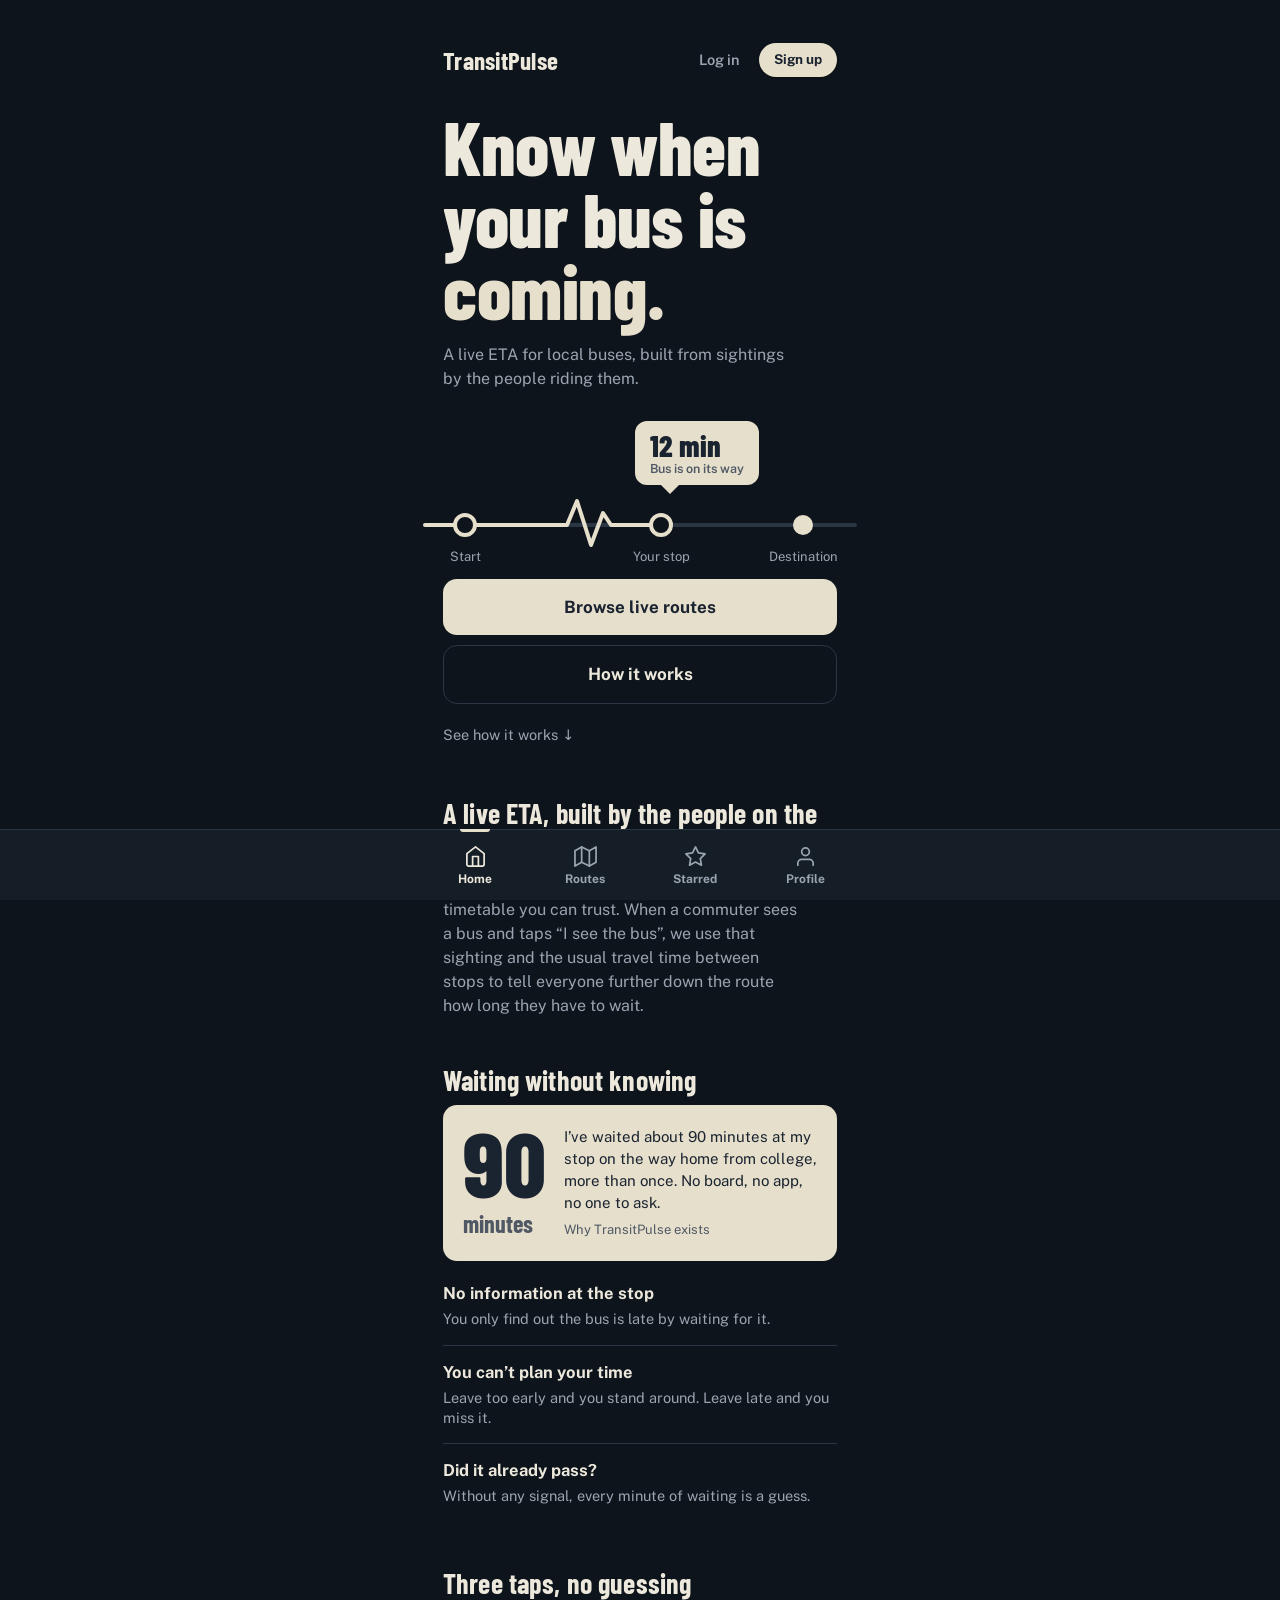
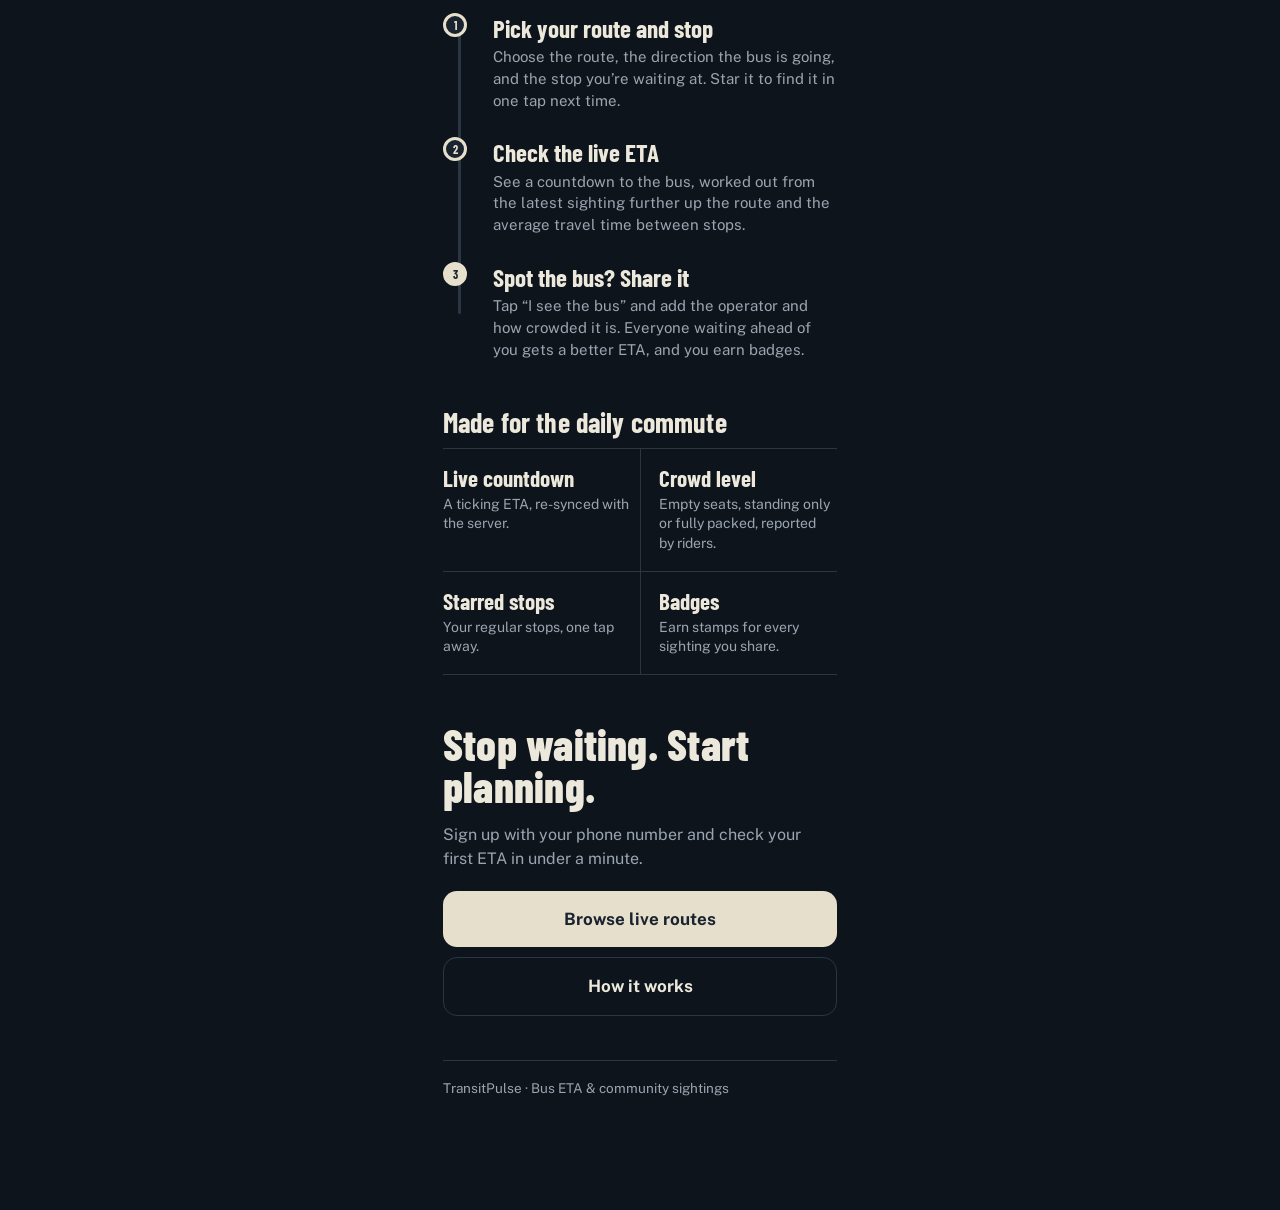
<file: frontend/index.html>
<!DOCTYPE html>
<html lang="en">
<head>
  <meta charset="UTF-8">
  <link rel="preload" href="fonts/barlow-condensed-latin-700-normal.woff2" as="font" type="font/woff2" crossorigin>
  <link rel="preload" href="fonts/barlow-condensed-latin-800-normal.woff2" as="font" type="font/woff2" crossorigin>
  <link rel="preload" href="fonts/public-sans-latin-400-normal.woff2" as="font" type="font/woff2" crossorigin>
  <link rel="preload" href="fonts/public-sans-latin-600-normal.woff2" as="font" type="font/woff2" crossorigin>
  <script src="https://browser.sentry-cdn.com/8.38.0/bundle.min.js" crossorigin="anonymous" defer></script>
  <script>
    window.addEventListener('DOMContentLoaded', function () {
      if (window.Sentry) {
        Sentry.init({
          dsn: "https://5900da1832d4c247e5f044781ce4d36b@o4512355430432768.ingest.us.sentry.io/4512355513794560",
          tracesSampleRate: 0.1
        });
      }
    });
  </script>
  <meta name="viewport" content="width=device-width, initial-scale=1.0, viewport-fit=cover">
  <meta name="theme-color" content="#0e141b">
  <link rel="icon" type="image/svg+xml" href="icons/icon.svg">
  <link rel="icon" type="image/png" sizes="32x32" href="icons/favicon-32.png">
  <link rel="apple-touch-icon" href="icons/apple-touch-icon.png">
  <title>TransitPulse — Your Bus, Your Time</title>
  <meta name="description" content="TransitPulse shows live bus ETAs powered by commuters sharing sightings, so you never wait at a stop in the dark again.">
  <link rel="stylesheet" href="style.css">
    <link rel="manifest" href="/manifest.webmanifest">
  <meta name="theme-color" content="#0e141b">
  <meta name="apple-mobile-web-app-capable" content="yes">
  <meta name="apple-mobile-web-app-status-bar-style" content="black-translucent">

  <script>
  if ('serviceWorker' in navigator) {
    window.addEventListener('load', () => {
      navigator.serviceWorker.register('/sw.js')
        .then((reg) => console.log('Service Worker registered:', reg.scope))
        .catch((err) => console.log('Service Worker registration failed:', err));
    });
  }
  </script>
</head>
<body class="page page-home">
  <main class="mobile-shell home-shell">
    <section class="home-hero" aria-labelledby="brand-title">
      <header class="top-bar">
        <span class="brand-mini">TransitPulse</span>
        <div class="top-bar-auth" id="top-bar-auth">
          <a class="top-bar-login-link js-login-link" href="register.html?mode=login">Log in</a>
          <a class="top-bar-signup-btn js-signup-link" href="register.html?mode=signup">Sign up</a>
        </div>
        <a class="top-bar-profile-link is-hidden js-profile-link" href="profile.html">
          <span class="top-avatar-dot js-user-initial">C</span>
          <span class="js-user-name">Profile</span>
        </a>
      </header>

      <h1 id="brand-title">Know when your bus is <em>coming.</em></h1>
      <p class="home-lead">A live ETA for local buses, built from sightings by the people riding them.</p>

      <div class="line-art" aria-hidden="true">
        <svg viewBox="0 0 430 150" preserveAspectRatio="xMidYMid meet">
          <path d="M0 104 H430" stroke="#2a3643" stroke-width="4" stroke-linecap="round" fill="none"/>
          <path d="M0 104 H128 L142 104 L152 80 L166 124 L178 92 L186 104 H236" fill="none" stroke="#e6dfcc" stroke-width="4" stroke-linecap="round" stroke-linejoin="round"/>
          <g fill="#0e141b" stroke="#e6dfcc" stroke-width="4"><circle cx="40" cy="104" r="10"/><circle cx="236" cy="104" r="10"/></g>
          <circle cx="378" cy="104" r="10" fill="#e6dfcc"/>
          <g font-family="Public Sans, sans-serif" font-size="13" fill="#9aa5b1" text-anchor="middle"><text x="40" y="140">Start</text><text x="236" y="140">Your stop</text><text x="378" y="140">Destination</text></g>
        </svg>
        <div class="eta-tag">12 min<small>Bus is on its way</small></div>
      </div>

      <div class="landing-actions" aria-label="Account actions">
        <button class="action-button action-button-primary js-primary-cta" type="button">Browse live routes</button>
        <a class="action-button action-button-secondary js-secondary-cta" href="#what-is">How it works</a>
      </div>
      <div class="landing-message" role="status" aria-live="polite"></div>

      <a class="scroll-hint" href="#what-is">See how it works ↓</a>
    </section>

    <section class="home-section" id="what-is">
      <h2>A live ETA, built by the people on the bus</h2>
      <p class="home-lead">
        Most local buses have no tracker and no timetable you can trust. When a commuter sees a bus and taps
        “I see the bus”, we use that sighting and the usual travel time between stops to tell everyone further
        down the route how long they have to wait.
      </p>
    </section>

    <section class="home-section" aria-labelledby="problem-title">
      <h2 id="problem-title">Waiting without knowing</h2>
      <article class="story-card">
        <div class="story-stat">
          <span class="story-number">90</span>
          <span class="story-unit">minutes</span>
        </div>
        <div class="story-body">
          <p>
            I’ve waited about 90 minutes at my stop on the way home from college, more than once.
            No board, no app, no one to ask.
          </p>
          <p class="story-tag">Why TransitPulse exists</p>
        </div>
      </article>
      <ul class="pain-list">
        <li><strong>No information at the stop</strong><p>You only find out the bus is late by waiting for it.</p></li>
        <li><strong>You can’t plan your time</strong><p>Leave too early and you stand around. Leave late and you miss it.</p></li>
        <li><strong>Did it already pass?</strong><p>Without any signal, every minute of waiting is a guess.</p></li>
      </ul>
    </section>

    <section class="home-section" aria-labelledby="how-title">
      <h2 id="how-title">Three taps, no guessing</h2>
      <ol class="steps">
        <li class="step">
          <span class="step-num">1</span>
          <div>
            <h3>Pick your route and stop</h3>
            <p>Choose the route, the direction the bus is going, and the stop you’re waiting at. Star it to find it in one tap next time.</p>
          </div>
        </li>
        <li class="step">
          <span class="step-num">2</span>
          <div>
            <h3>Check the live ETA</h3>
            <p>See a countdown to the bus, worked out from the latest sighting further up the route and the average travel time between stops.</p>
          </div>
        </li>
        <li class="step">
          <span class="step-num">3</span>
          <div>
            <h3>Spot the bus? Share it</h3>
            <p>Tap “I see the bus” and add the operator and how crowded it is. Everyone waiting ahead of you gets a better ETA, and you earn badges.</p>
          </div>
        </li>
      </ol>
    </section>

    <section class="home-section" aria-labelledby="feat-title">
      <h2 id="feat-title">Made for the daily commute</h2>
      <div class="feature-grid">
        <div class="feature"><strong>Live countdown</strong><p>A ticking ETA, re-synced with the server.</p></div>
        <div class="feature"><strong>Crowd level</strong><p>Empty seats, standing only or fully packed, reported by riders.</p></div>
        <div class="feature"><strong>Starred stops</strong><p>Your regular stops, one tap away.</p></div>
        <div class="feature"><strong>Badges</strong><p>Earn stamps for every sighting you share.</p></div>
      </div>
    </section>

    <section class="home-section home-cta" aria-labelledby="cta-title">
      <h2 id="cta-title">Stop waiting. Start planning.</h2>
      <p class="home-lead">Sign up with your phone number and check your first ETA in under a minute.</p>
      <div class="landing-actions" aria-label="Get started">
        <button class="action-button action-button-primary js-primary-cta" type="button">Browse live routes</button>
        <a class="action-button action-button-secondary js-secondary-cta" href="#what-is">How it works</a>
      </div>
      <div class="landing-message" role="status" aria-live="polite"></div>
    </section>

    <footer class="landing-footer">TransitPulse · Bus ETA &amp; community sightings</footer>
  </main>

  <script src="storage.js"></script>
  <script src="index.js"></script>
  <script src="nav.js"></script>
</body>
</html>
</file>
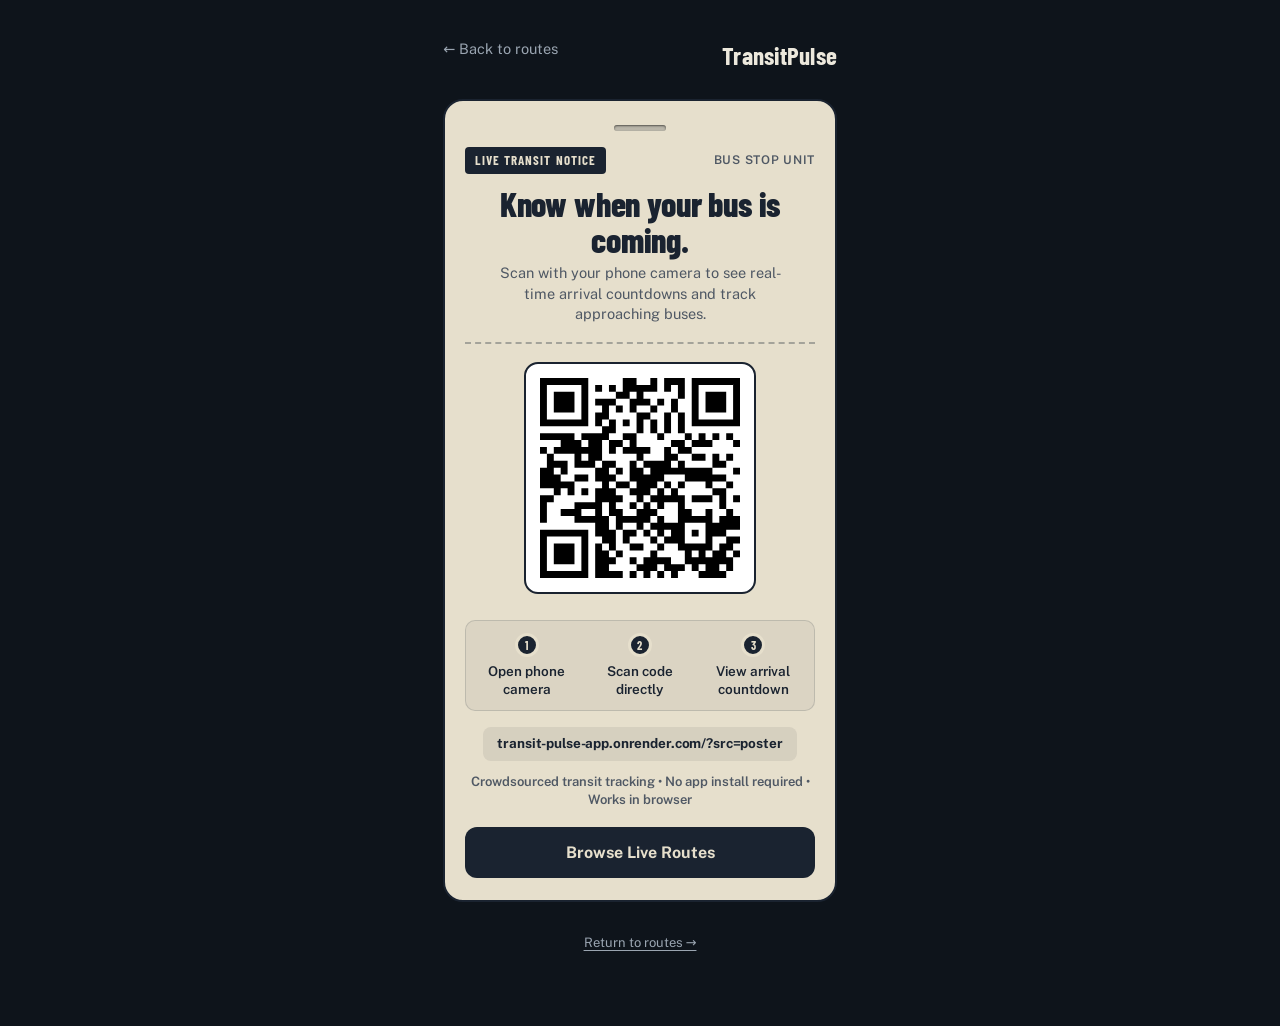
<file: frontend/poster.html>
<!DOCTYPE html>
<html lang="en">
<head>
  <meta charset="UTF-8">
  <link rel="preload" href="fonts/barlow-condensed-latin-700-normal.woff2" as="font" type="font/woff2" crossorigin>
  <link rel="preload" href="fonts/barlow-condensed-latin-800-normal.woff2" as="font" type="font/woff2" crossorigin>
  <link rel="preload" href="fonts/public-sans-latin-400-normal.woff2" as="font" type="font/woff2" crossorigin>
  <link rel="preload" href="fonts/public-sans-latin-600-normal.woff2" as="font" type="font/woff2" crossorigin>
  <script src="https://browser.sentry-cdn.com/8.38.0/bundle.min.js" crossorigin="anonymous" defer></script>
  <script>
    window.addEventListener('DOMContentLoaded', function () {
      if (window.Sentry) {
        Sentry.init({
          dsn: "https://5900da1832d4c247e5f044781ce4d36b@o4512355430432768.ingest.us.sentry.io/4512355513794560",
          tracesSampleRate: 0.1
        });
      }
    });
  </script>
  <meta name="viewport" content="width=device-width, initial-scale=1.0, viewport-fit=cover">
  <meta name="theme-color" content="#0e141b">
  <link rel="icon" type="image/svg+xml" href="icons/icon.svg">
  <link rel="icon" type="image/png" sizes="32x32" href="icons/favicon-32.png">
  <link rel="apple-touch-icon" href="icons/apple-touch-icon.png">
  <title>TransitPulse — Bus Stop Poster & QR</title>
  <link rel="stylesheet" href="style.css">
  <link rel="manifest" href="/manifest.webmanifest">
</head>
<body class="page page-poster">
  <main class="mobile-shell">
    <header class="top-bar">
      <a class="back-link" href="routes.html">← Back to routes</a>
      <span class="brand-mini">TransitPulse</span>
    </header>

    <section class="poster-card" aria-label="Printable Bus Stop Poster">
      <div class="pass-slot" aria-hidden="true"></div>
      <div class="poster-badge-row">
        <span class="poster-tag">Live Transit Notice</span>
        <span class="poster-station-id">Bus Stop Unit</span>
      </div>

      <h1 class="poster-title">Know when your bus is coming.</h1>
      <p class="poster-desc">Scan with your phone camera to see real-time arrival countdowns and track approaching buses.</p>

      <div class="poster-divider" aria-hidden="true"></div>

      <div class="poster-qr-frame" id="qr-frame">
        <img src="icons/poster-qr.svg" alt="Scan QR code for TransitPulse Bus ETA" width="200" height="200">
      </div>

      <div class="poster-steps">
        <div class="poster-step">
          <span class="step-num">1</span>
          <span class="step-label">Open phone camera</span>
        </div>
        <div class="poster-step">
          <span class="step-num">2</span>
          <span class="step-label">Scan code directly</span>
        </div>
        <div class="poster-step">
          <span class="step-num">3</span>
          <span class="step-label">View arrival countdown</span>
        </div>
      </div>

      <div class="poster-url-box">
        <span class="poster-url">transit-pulse-app.onrender.com/?src=poster</span>
      </div>

      <p class="poster-hint">Crowdsourced transit tracking • No app install required • Works in browser</p>

      <div class="poster-actions" id="admin-actions">
        <button type="button" class="wide-button wide-button-primary poster-print-btn" id="print-poster-btn">Print Bus Stop Poster</button>
      </div>

      <div class="poster-actions is-hidden" id="commuter-actions">
        <a class="wide-button wide-button-primary poster-print-btn" href="routes.html">Browse Live Routes</a>
      </div>
    </section>

    <div class="feedback-link-wrap">
      <a class="subtle-feedback-link" href="routes.html">Return to routes →</a>
    </div>
  </main>

  <script src="storage.js"></script>
  <script>
    (function () {
      var urlParams = new URLSearchParams(window.location.search);
      var isAdmin = urlParams.get("admin") === "1";
      var userName = (window.TransitPulseStorage && window.TransitPulseStorage.getUserName()) || "";
      if (userName && userName.toLowerCase().indexOf("vishal") !== -1) {
        isAdmin = true;
      }

      var adminActions = document.getElementById("admin-actions");
      var commuterActions = document.getElementById("commuter-actions");
      if (!isAdmin) {
        if (adminActions) adminActions.classList.add("is-hidden");
        if (commuterActions) commuterActions.classList.remove("is-hidden");
      }

      var printBtn = document.getElementById("print-poster-btn");
      if (printBtn) {
        printBtn.addEventListener("click", function () {
          window.print();
        });
      }
    })();
  </script>
</body>
</html>
</file>
<file: frontend/style.css>
@font-face { font-family: "Barlow Condensed"; font-weight: 600; font-display: block; src: url("fonts/barlow-condensed-latin-600-normal.woff2") format("woff2"); }
@font-face { font-family: "Barlow Condensed"; font-weight: 700; font-display: block; src: url("fonts/barlow-condensed-latin-700-normal.woff2") format("woff2"); }
@font-face { font-family: "Barlow Condensed"; font-weight: 800; font-display: block; src: url("fonts/barlow-condensed-latin-800-normal.woff2") format("woff2"); }
@font-face { font-family: "Public Sans"; font-weight: 400; font-display: block; src: url("fonts/public-sans-latin-400-normal.woff2") format("woff2"); }
@font-face { font-family: "Public Sans"; font-weight: 600; font-display: block; src: url("fonts/public-sans-latin-600-normal.woff2") format("woff2"); }
@font-face { font-family: "Public Sans"; font-weight: 700; font-display: block; src: url("fonts/public-sans-latin-700-normal.woff2") format("woff2"); }
:root {
  --slate: #0e141b;       
  --slate-2: #151d26;     
  --rule: #2a3643;        
  --text: #ece8dc;
  --muted: #9aa5b1;
  --paper: #e6dfcc;       
  --paper-2: #d8cfb6;
  --ink: #1a2330;         
  --ink-soft: #4f5864;
  --stamp: #2a45c4;       
  --stamp-lit: #8da0ff;   
  --ok: #86b894;
  --mid: #e2ad4b;
  --bad: #e0826a;
  --display: "Barlow Condensed", "Arial Narrow", "Roboto Condensed", sans-serif;
  --body: "Public Sans", "Segoe UI", system-ui, -apple-system, sans-serif;
  --ease: 150ms ease;
}
*, *::before, *::after { box-sizing: border-box; }
* { margin: 0; padding: 0; }
html { background: var(--slate); color-scheme: dark; -webkit-text-size-adjust: 100%; }
body {
  min-height: 100vh;
  font-family: var(--body);
  font-size: 16px;
  line-height: 1.45;
  color: var(--text);
  background: var(--slate);
  -webkit-font-smoothing: antialiased;
  -webkit-tap-highlight-color: transparent;
}
a { color: inherit; text-decoration: none; }
button { font: inherit; color: inherit; background: none; border: 0; cursor: pointer; }
button:disabled { cursor: default; }
input { font: inherit; color: inherit; }
ul, ol { list-style: none; }
img, svg { display: block; max-width: 100%; }
:focus-visible { outline: 2px solid var(--paper); outline-offset: 3px; border-radius: 6px; }
.is-hidden { display: none !important; }
.mobile-shell {
  width: 100%;
  max-width: 430px;
  margin: 0 auto;
  padding: max(18px, calc(env(safe-area-inset-top, 0px) + 12px)) 18px 56px;
}
body.has-bottom-nav .mobile-shell { padding-bottom: calc(112px + env(safe-area-inset-bottom, 0px)); }
h1, h2, h3 { font-family: var(--display); }
h1 { font-weight: 800; line-height: .95; letter-spacing: -.005em; }
h2 { font-weight: 700; font-size: 28px; line-height: 1.05; letter-spacing: .005em; }
h3 { font-weight: 700; }
.eyebrow { color: var(--muted); font-size: 14px; }
.top-bar { display: flex; align-items: center; justify-content: space-between; min-height: 40px; margin-bottom: 18px; }
.brand-mini { font-family: var(--display); font-weight: 700; font-size: 25px; letter-spacing: .01em; color: var(--text); }
.brand-mini span { color: inherit; }
.ghost-button, .top-bar-profile-link {
  display: inline-flex; align-items: center; gap: 8px;
  color: var(--muted); font-size: 14px; padding: 8px 2px;
  transition: color var(--ease);
}
.ghost-button:hover, .top-bar-profile-link:hover { color: var(--text); }
.top-bar-auth {
  display: inline-flex;
  align-items: center;
  gap: 10px;
}
.top-bar-login-link {
  color: var(--muted);
  font-size: 14.5px;
  font-weight: 600;
  padding: 7px 10px;
  border-radius: 8px;
  transition: color var(--ease), background var(--ease);
}
.top-bar-login-link:hover {
  color: var(--text);
  background: rgba(230, 223, 204, 0.08);
}
.top-bar-signup-btn {
  display: inline-flex;
  align-items: center;
  justify-content: center;
  background: var(--paper);
  color: var(--ink);
  font-family: var(--body);
  font-size: 13.5px;
  font-weight: 700;
  padding: 7px 15px;
  border-radius: 999px;
  transition: background var(--ease), transform var(--ease);
  box-shadow: 0 1px 3px rgba(0, 0, 0, 0.25);
}
.top-bar-signup-btn:hover {
  background: #efe9d8;
}
.top-bar-signup-btn:active {
  transform: translateY(1px);
}
.top-avatar-dot {
  width: 30px; height: 30px; border-radius: 50%;
  display: grid; place-items: center;
  background: var(--paper); color: var(--stamp);
  font-family: var(--display); font-weight: 800; font-size: 19px; line-height: 1;
}
.back-link {
  display: inline-block; margin-bottom: 14px; padding: 8px 0;
  color: var(--muted); font-size: 14.5px; transition: color var(--ease);
}
.back-link:hover { color: var(--text); }
.welcome-block { padding-top: 6px; }
.welcome-block h1 { font-size: 54px; overflow-wrap: anywhere; }
.welcome-block p { margin-top: 10px; color: var(--muted); font-size: 15.5px; }
.welcome-block .eyebrow { display: none; }
.route-heading-row { display: flex; align-items: baseline; justify-content: space-between; gap: 12px; margin: 34px 0 6px; }
.section-subtitle { color: var(--muted); font-size: 14px; }
.wide-button, .action-button, .link-button {
  display: block; width: 100%;
  padding: 16px; border-radius: 14px;
  font-weight: 700; font-size: 17px; text-align: center;
  transition: transform var(--ease), background var(--ease), border-color var(--ease), opacity var(--ease);
}
.wide-button:active, .action-button:active { transform: translateY(1px); }
.wide-button:disabled, .action-button:disabled { opacity: .6; }
.wide-button-primary, .action-button-primary { background: var(--paper); color: var(--ink); }
.wide-button-primary:hover:not(:disabled), .action-button-primary:hover:not(:disabled) { background: #efe9d8; }
.wide-button-secondary, .action-button-secondary { border: 1.5px solid var(--rule); color: var(--text); }
.wide-button-secondary:hover:not(:disabled), .action-button-secondary:hover:not(:disabled) { border-color: var(--muted); }
.link-button { margin-top: 20px; }
.text-button { color: var(--text); font-weight: 700; font-size: 15px; padding: 8px 0; white-space: nowrap; transition: opacity var(--ease); }
.text-button:hover { opacity: .75; }
.state-card { display: flex; gap: 14px; align-items: flex-start; padding: 20px 0; border-top: 1px solid var(--rule); border-bottom: 1px solid var(--rule); margin-top: 8px; }
.state-card strong { display: block; font-size: 16.5px; }
.state-card p { margin-top: 3px; color: var(--muted); font-size: 14.5px; }
.state-icon { flex: 0 0 auto; width: 34px; height: 34px; border-radius: 50%; border: 2px dashed var(--rule); display: grid; place-items: center; color: var(--muted); font-size: 16px; }
.loading-dot { flex: 0 0 auto; width: 14px; height: 14px; margin: 4px 10px 0 0; border-radius: 50%; border: 2px solid rgba(230, 223, 204, .3); border-top-color: var(--paper); animation: tpSpin .8s linear infinite; }
.message-box { margin-top: 14px; padding: 12px 14px; border-radius: 12px; font-size: 14.5px; line-height: 1.4; border: 1.5px solid var(--rule); color: var(--text); }
.message-error { border-color: var(--bad); color: #f1b4a5; }
.message-success { border-color: var(--ok); color: #b5d9c0; }
.message-warning { border-color: var(--mid); color: #efcf8e; }
.routes-list { border-top: 1px solid var(--rule); }
.route-card {
  display: grid; grid-template-columns: 44px 1fr 22px; gap: 14px; align-items: center;
  padding: 17px 2px; border-bottom: 1px solid var(--rule);
  transition: background var(--ease), padding var(--ease);
}
.route-card:hover { background: rgba(236, 232, 220, .05); padding-left: 8px; }
.route-card-icon {
  width: 44px; height: 44px; border-radius: 10px; border: 2px solid var(--stamp);
  display: grid; place-items: center;
  color: var(--stamp-lit); font-family: var(--display); font-weight: 800; font-size: 22px; line-height: 1;
}
.route-card-content { min-width: 0; }
.route-card-content h3 { font-size: 26px; line-height: 1.05; overflow-wrap: anywhere; }
.route-card-content p { margin-top: 6px; color: var(--muted); font-size: 14.5px; }
.route-card-arrow { color: var(--muted); font-size: 20px; transition: transform var(--ease), color var(--ease); }
.route-card:hover .route-card-arrow { transform: translateX(3px); color: var(--text); }
.starred-section { margin-top: 30px; }
.starred-section .route-heading-row { margin-top: 0; }
.starred-list { display: flex; flex-direction: column; gap: 12px; }
.starred-section .starred-list {
  flex-direction: row; overflow-x: auto; margin: 0 -18px; padding: 2px 18px 6px;
  scroll-snap-type: x mandatory; scroll-padding-left: 18px; scrollbar-width: none;
}
.starred-section .starred-list::-webkit-scrollbar { display: none; }
.fav-card {
  position: relative; flex: 0 0 auto; width: 100%;
  background: var(--paper); color: var(--ink); border-radius: 13px;
  scroll-snap-align: start;
  transition: transform var(--ease);
}
.starred-section .fav-card { width: 232px; }
.fav-card:hover { transform: translateY(-2px); }
.fav-card::before, .fav-card::after {
  content: ""; position: absolute; top: 50%; margin-top: -8px; width: 16px; height: 16px; border-radius: 50%; background: var(--slate);
}
.fav-card::before { left: -8px; }
.fav-card::after { right: -8px; }
.fav-card-link { display: block; padding: 16px 52px 16px 18px; }
.fav-card-link strong { display: block; font-family: var(--display); font-weight: 800; font-size: 27px; line-height: 1.02; overflow-wrap: anywhere; }
.fav-card-link small { display: block; margin-top: 7px; padding-top: 9px; border-top: 2px dashed rgba(26, 35, 48, .28); color: var(--ink-soft); font-size: 13.5px; line-height: 1.35; }
.fav-card .star-button { position: absolute; top: 8px; right: 10px; color: var(--stamp); }
.star-button {
  width: 40px; height: 40px; border-radius: 10px;
  display: grid; place-items: center;
  color: var(--muted); font-size: 22px; line-height: 1;
  transition: color var(--ease), background var(--ease), transform var(--ease);
}
.star-button:hover { background: rgba(236, 232, 220, .08); }
.star-button:active { transform: scale(.92); }
.star-button.is-starred { color: var(--mid); }
.fav-card .star-button:hover { background: rgba(26, 35, 48, .08); }
.route-header { display: flex; align-items: flex-start; justify-content: space-between; gap: 12px; padding-top: 4px; }
.route-header h1 { font-size: 46px; overflow-wrap: anywhere; }
.route-header p { margin-top: 10px; color: var(--muted); font-size: 15.5px; }
.route-header .eyebrow { display: none; }
.route-badge { display: none; }
.surface-card { margin-top: 22px; }
.section-label { font-size: 14.5px; font-weight: 600; color: var(--muted); margin-bottom: 10px; }
.direction-row { display: flex; gap: 8px; flex-wrap: wrap; }
.direction-button {
  flex: 1 1 0; min-width: 0; padding: 12px 10px; border-radius: 12px;
  border: 1.5px solid var(--rule); color: var(--text);
  font-weight: 700; font-size: 15px; text-align: center; line-height: 1.2;
  transition: border-color var(--ease), background var(--ease), color var(--ease), transform var(--ease);
}
.direction-button:hover { border-color: var(--muted); }
.direction-button:active { transform: translateY(1px); }
.direction-button.is-active { background: var(--paper); border-color: var(--paper); color: var(--ink); }
.direction-terminus-note { margin-top: 10px; font-size: 12.5px; line-height: 1.35; color: var(--muted); }
.stops-section { margin-top: 36px; }
.route-section-head { margin-bottom: 12px; }
.stops-list { position: relative; }
.stops-list::before {
  content: ""; position: absolute; left: 11px; top: 30px; bottom: 30px; width: 3px; border-radius: 2px; background: var(--rule);
}
.stop-card { position: relative; border-bottom: 1px solid var(--rule); }
.stop-card:last-child { border-bottom: 0; }
.stop-select-button {
  display: grid; grid-template-columns: 26px 1fr 20px; gap: 14px; align-items: center;
  width: 100%; padding: 15px 52px 15px 0; text-align: left;
  transition: background var(--ease);
}
.stop-indicator {
  position: relative; z-index: 1;
  width: 25px; height: 25px; border-radius: 50%;
  background: var(--slate); border: 3px solid var(--muted);
  transition: border-color var(--ease), background var(--ease);
}
.stop-text { min-width: 0; }
.stop-text strong { display: block; font-size: 17px; line-height: 1.25; font-weight: 700; overflow-wrap: anywhere; }
.stop-text small { display: block; margin-top: 2px; color: var(--muted); font-size: 14px; line-height: 1.35; }
.stop-chevron { color: var(--muted); font-size: 24px; line-height: 1; transition: transform var(--ease); }
.stop-select-button:hover .stop-text strong { text-decoration: underline; text-decoration-color: var(--rule); text-underline-offset: 3px; }
.stop-card > .star-button { position: absolute; top: 9px; right: 0; }
.stop-card.is-selected .stop-indicator { background: var(--paper); border-color: var(--paper); }
.stop-card.is-selected .stop-chevron { transform: rotate(90deg); color: var(--text); }
.stop-details { margin: 0 0 18px 40px; padding: 18px 18px 16px; background: var(--paper); color: var(--ink); border-radius: 14px; }
.stop-card > .star-button { z-index: 2; }
.eta-panel { display: flex; align-items: center; justify-content: space-between; gap: 12px; padding-bottom: 14px; border-bottom: 2px dashed rgba(26, 35, 48, .28); }
.eta-label { font-size: 13.5px; font-weight: 600; color: var(--ink-soft); }
.eta-value-wrap { display: flex; flex-direction: column; align-items: flex-end; gap: 4px; min-width: 0; }
.eta-value { font-family: var(--display); font-weight: 800; font-size: 46px; line-height: .95; color: var(--ink); font-variant-numeric: tabular-nums; text-align: right; }
.eta-value.has-clock { font-size: 34px; letter-spacing: -0.02em; }
.eta-value.is-ticking { color: var(--stamp); }
.eta-value.is-arriving { color: var(--stamp); animation: tpBlink 1.2s ease-in-out infinite; }
.eta-upcoming { font-size: 12.5px; font-weight: 600; color: var(--ink-soft); text-align: right; margin-top: 4px; letter-spacing: -0.01em; }
@keyframes tpBlink { 0%, 100% { opacity: 1; } 50% { opacity: .55; } }
.live-indicator { display: inline-flex; align-items: center; gap: 6px; font-size: 12.5px; font-weight: 700; color: var(--ink-soft); }
.live-dot { width: 8px; height: 8px; border-radius: 50%; background: var(--stamp); display: inline-block; }
.live-text { letter-spacing: .04em; }
.eta-meta { margin-top: 12px; font-size: 14px; line-height: 1.4; color: var(--ink-soft); }
.eta-meta-success { color: #1f6b3a; font-weight: 600; }
.eta-meta-warning { color: #8a5a00; font-weight: 600; }
.eta-meta-error { color: #a3361f; font-weight: 600; }
.stop-actions { display: grid; gap: 10px; margin-top: 16px; }
.stop-details .wide-button { padding: 14px; font-size: 16px; border-radius: 12px; }
.stop-details .wide-button-primary { background: var(--ink); color: var(--paper); }
.stop-details .wide-button-primary:hover:not(:disabled) { background: #26334a; }
.stop-details .wide-button-secondary { border-color: var(--ink); color: var(--ink); }
.stop-details .wide-button-secondary:hover:not(:disabled) { background: rgba(26, 35, 48, .08); border-color: var(--ink); }
.stop-details .wide-button.is-success { background: #1f6b3a; border-color: #1f6b3a; color: #fff; }
.stop-details .wide-button.is-warning { border-color: #8a5a00; color: #8a5a00; }
.stop-details .wide-button.is-cooldown:disabled { opacity: 1; background: rgba(26, 35, 48, .07); border-color: rgba(26, 35, 48, .3); color: var(--ink); font-variant-numeric: tabular-nums; }
#sighting-picker { padding-top: 14px; border-top: 2px dashed rgba(26, 35, 48, .28); }
#sighting-picker .section-label { color: var(--ink-soft); margin-bottom: 0; }
#sighting-picker > div:not(.section-label) { flex-wrap: wrap; }
#sighting-picker .direction-button { flex: 1 1 auto; min-width: max-content; padding: 12px 14px; color: var(--ink); border-color: rgba(26, 35, 48, .35); }
#sighting-picker .direction-button:hover { border-color: var(--ink); }
#sighting-picker .direction-button.is-active { background: var(--ink); border-color: var(--ink); color: var(--paper); }
.form-hero { padding-top: 4px; }
.form-hero h1 { font-size: 50px; }
.form-hero p { margin-top: 12px; color: var(--muted); font-size: 15.5px; max-width: 34ch; }
.form-hero .eyebrow, .mini-icon { display: none; }
.auth-tabs {
  display: flex;
  background: var(--slate-2);
  border: 1.5px solid var(--rule);
  border-radius: 14px;
  padding: 4px;
  margin-top: 22px;
  margin-bottom: 6px;
  gap: 4px;
}
.auth-tab {
  flex: 1 1 0;
  padding: 10px 14px;
  border-radius: 10px;
  font-weight: 700;
  font-size: 14.5px;
  text-align: center;
  color: var(--muted);
  transition: background var(--ease), color var(--ease);
}
.auth-tab:hover {
  color: var(--text);
}
.auth-tab.is-active {
  background: var(--paper);
  color: var(--ink);
}
.auth-switch-note {
  margin-top: 20px;
  text-align: center;
  font-size: 14px;
  color: var(--muted);
}
.auth-switch-link {
  color: var(--paper);
  font-weight: 700;
  text-decoration: underline;
  text-underline-offset: 3px;
  cursor: pointer;
  padding: 0 4px;
  background: none;
  border: 0;
}
.auth-switch-link:hover {
  color: #fff;
}
.form-group { margin-top: 22px; }
.form-group label { display: block; margin-bottom: 8px; font-size: 14.5px; font-weight: 600; }
.muted-label { color: var(--muted); font-weight: 400; }
.form-group input {
  display: block; width: 100%; padding: 15px 16px; border-radius: 12px;
  background: var(--slate-2); border: 1.5px solid var(--rule); color: var(--text);
  font-size: 18px; letter-spacing: .01em;
  transition: border-color var(--ease), background var(--ease);
}
.form-group input::placeholder { color: #6a7685; }
.form-group input:hover { border-color: var(--muted); }
.form-group input:focus { outline: none; border-color: var(--paper); background: #19232e; }
.field-hint { margin-top: 8px; color: var(--muted); font-size: 13.5px; }
#register-form .wide-button { margin-top: 26px; position: relative; }
.button-spinner { display: none; width: 18px; height: 18px; margin: 0 auto; border-radius: 50%; border: 2.5px solid rgba(26, 35, 48, .25); border-top-color: var(--ink); animation: tpSpin .8s linear infinite; }
@keyframes tpSpin { to { transform: rotate(360deg); } }
.wide-button.is-busy .button-label { display: none; }
.wide-button.is-busy .button-spinner { display: block; }
.returning-card { display: flex; align-items: center; justify-content: space-between; gap: 14px; margin-top: 32px; padding: 16px 0; border-top: 1px solid var(--rule); }
.returning-title { font-weight: 700; font-size: 15.5px; }
.returning-copy { margin-top: 2px; color: var(--muted); font-size: 14px; }
.commuter-qr-banner {
  margin: 14px 0 18px;
  padding: 16px 18px;
  background: var(--slate-2);
  border: 1.5px solid var(--rule);
  border-left: 4px solid var(--paper);
  border-radius: 14px;
  position: relative;
}
.commuter-qr-header {
  display: flex;
  align-items: center;
  justify-content: space-between;
  gap: 10px;
  margin-bottom: 6px;
}
.commuter-qr-pill {
  display: inline-block;
  font-size: 11px;
  font-weight: 800;
  letter-spacing: .05em;
  text-transform: uppercase;
  color: var(--ink);
  background: var(--paper);
  padding: 3px 8px;
  border-radius: 4px;
}
.commuter-qr-close {
  color: var(--muted);
  font-size: 20px;
  line-height: 1;
  padding: 2px 6px;
  border-radius: 4px;
  cursor: pointer;
}
.commuter-qr-close:hover {
  color: var(--text);
}
.commuter-qr-banner strong {
  display: block;
  font-size: 15.5px;
  font-weight: 700;
  color: var(--text);
  line-height: 1.3;
}
.commuter-qr-banner p {
  margin-top: 4px;
  font-size: 13.5px;
  color: var(--muted);
  line-height: 1.4;
}
.commuter-qr-actions {
  display: flex;
  align-items: center;
  gap: 10px;
  margin-top: 12px;
}
.commuter-qr-btn-primary {
  display: inline-flex;
  align-items: center;
  justify-content: center;
  background: var(--paper);
  color: var(--ink);
  font-weight: 700;
  font-size: 13.5px;
  padding: 8px 14px;
  border-radius: 8px;
  transition: background var(--ease);
}
.commuter-qr-btn-primary:hover {
  background: #efe9d8;
}
.commuter-qr-btn-subtle {
  font-size: 13px;
  color: var(--muted);
  font-weight: 600;
  padding: 6px 10px;
  cursor: pointer;
}
.commuter-qr-btn-subtle:hover {
  color: var(--text);
}
.bottom-nav {
  position: fixed; left: 0; right: 0; bottom: 0; z-index: 20;
  display: flex; justify-content: center;
  background: var(--slate-2); border-top: 1px solid var(--rule);
  padding: 6px 10px calc(8px + env(safe-area-inset-bottom, 0px));
}
.bottom-nav-item {
  position: relative; flex: 1; max-width: 110px;
  display: flex; flex-direction: column; align-items: center; gap: 3px;
  padding: 9px 0 4px; color: var(--muted); font-size: 12px; font-weight: 700;
  transition: color var(--ease);
}
.bottom-nav-item svg { width: 23px; height: 23px; fill: none; stroke: currentColor; stroke-width: 1.8; stroke-linecap: round; stroke-linejoin: round; }
.bottom-nav-item:hover { color: var(--text); }
.bottom-nav-item.is-active { color: var(--text); }
.bottom-nav-item.is-active::before { content: ""; position: absolute; top: -7px; left: 50%; width: 30px; height: 3px; margin-left: -15px; border-radius: 0 0 3px 3px; background: var(--paper); }
.home-hero { padding-top: 10px; }
.home-hero .brand-mini { margin-bottom: 0; }
.home-hero h1 { font-size: 76px; margin-top: 30px; }
.home-hero h1 em { font-style: normal; color: var(--paper); }
.home-lead { margin-top: 16px; color: var(--muted); font-size: 16px; line-height: 1.5; max-width: 36ch; }
.line-art { position: relative; margin: 30px -18px 8px; height: 150px; }
.line-art svg { width: 100%; height: 100%; overflow: visible; }
.line-art .eta-tag {
  position: absolute; left: calc(54.9% - 26px); top: 0;
  background: var(--paper); color: var(--ink); border-radius: 12px; padding: 9px 15px 10px;
  font-family: var(--display); font-weight: 800; font-size: 30px; line-height: 1; white-space: nowrap;
}
.line-art .eta-tag small { display: block; margin-top: 3px; font-family: var(--body); font-weight: 600; font-size: 12.5px; color: var(--ink-soft); }
.line-art .eta-tag::after { content: ""; position: absolute; left: 26px; bottom: -9px; border: 9px solid transparent; border-top-color: var(--paper); border-bottom: 0; }
.landing-actions { display: grid; gap: 10px; margin-top: 6px; }
.landing-message { margin-top: 10px; color: var(--muted); font-size: 14px; min-height: 0; }
.landing-message:empty { display: none; }
.scroll-hint { display: inline-block; margin-top: 14px; padding: 6px 0; color: var(--muted); font-size: 14.5px; transition: color var(--ease); }
.scroll-hint:hover { color: var(--text); }
.home-section { margin-top: 48px; }
.home-section > .eyebrow { display: none; }
.home-section h2 { margin-bottom: 10px; }
.story-card { display: flex; gap: 18px; align-items: center; margin-top: 8px; padding: 20px; background: var(--paper); color: var(--ink); border-radius: 14px; }
.story-stat { flex: 0 0 auto; }
.story-number { display: block; font-family: var(--display); font-weight: 800; font-size: 92px; line-height: .8; }
.story-unit { display: block; margin-top: 8px; font-family: var(--display); font-weight: 700; font-size: 24px; color: var(--ink-soft); }
.story-body h3 { display: none; }
.story-body p { font-size: 15px; line-height: 1.45; }
.story-body .story-tag { margin-top: 8px; font-size: 13px; color: var(--ink-soft); }
.pain-list { margin-top: 6px; }
.pain-list li { display: block; padding: 15px 0; border-bottom: 1px solid var(--rule); }
.pain-list li:last-child { border-bottom: 0; }
.pain-dot { display: none; }
.pain-list strong { display: block; font-size: 16.5px; }
.pain-list p { margin-top: 3px; font-size: 14.5px; color: var(--muted); line-height: 1.4; }
.compare-card { display: none; }
.steps { position: relative; margin-top: 14px; }
.steps::before { content: ""; position: absolute; left: 15px; top: 20px; bottom: 46px; width: 3px; border-radius: 2px; background: var(--rule); }
.step { position: relative; display: grid; grid-template-columns: 34px 1fr; gap: 16px; padding-bottom: 26px; }
.step:last-child { padding-bottom: 0; }
.step-num { position: relative; z-index: 1; width: 33px; height: 33px; border-radius: 50%; background: var(--slate); border: 3px solid var(--paper); display: grid; place-items: center; font-family: var(--display); font-weight: 800; font-size: 19px; line-height: 1; color: var(--paper); }
.step:last-child .step-num { background: var(--paper); color: var(--ink); }
.step h3 { font-size: 25px; line-height: 1.05; margin-top: 2px; }
.step p { margin-top: 5px; font-size: 15px; color: var(--muted); line-height: 1.45; }
.home-note { margin-top: 22px; padding-left: 14px; border-left: 3px solid var(--stamp); font-size: 14px; color: var(--muted); line-height: 1.5; }
.feature-grid { display: grid; grid-template-columns: 1fr 1fr; margin-top: 8px; border-top: 1px solid var(--rule); }
.feature { padding: 17px 4px 17px 0; border-bottom: 1px solid var(--rule); }
.feature:nth-child(even) { padding-left: 18px; border-left: 1px solid var(--rule); }
.feature strong { display: block; font-family: var(--display); font-weight: 700; font-size: 23px; line-height: 1.05; }
.feature p { margin-top: 5px; font-size: 14px; color: var(--muted); line-height: 1.4; }
.home-cta h2 { font-size: 44px; font-weight: 800; line-height: .95; margin-bottom: 14px; }
.home-cta .landing-actions { margin-top: 20px; }
.landing-footer { margin-top: 44px; padding-top: 18px; border-top: 1px solid var(--rule); color: var(--muted); font-size: 13.5px; }
.pass { position: relative; background: var(--paper); color: var(--ink); border-radius: 16px; overflow: hidden; }
.pass-slot { width: 46px; height: 9px; border-radius: 9px; background: var(--slate); margin: 12px auto 0; box-shadow: inset 0 1px 2px rgba(0, 0, 0, .55); }
.pass-id { display: flex; gap: 16px; padding: 16px 18px 18px; }
.pass-photo { flex: 0 0 auto; width: 78px; height: 96px; border-radius: 7px; background: var(--paper-2); border: 1.5px solid rgba(26, 35, 48, .22); display: grid; place-items: center; font-family: var(--display); font-weight: 800; font-size: 60px; line-height: 1; color: var(--stamp); }
.pass-who { min-width: 0; flex: 1; }
.profile-name-row { display: flex; align-items: center; gap: 4px; }
.profile-name-row h1 { font-weight: 700; font-size: 37px; line-height: 1; color: var(--ink); white-space: nowrap; overflow: hidden; text-overflow: ellipsis; min-width: 0; }
.profile-edit-btn { flex: 0 0 auto; width: 34px; height: 34px; display: grid; place-items: center; border-radius: 9px; color: var(--ink-soft); transition: background var(--ease); }
.profile-edit-btn:hover { background: rgba(26, 35, 48, .09); }
.profile-edit-btn svg { width: 18px; height: 18px; fill: none; stroke: currentColor; stroke-width: 1.8; stroke-linecap: round; stroke-linejoin: round; }
.profile-name-form { display: flex; align-items: center; gap: 6px; }
.profile-name-form input { flex: 1; min-width: 0; padding: 8px 10px; border-radius: 9px; border: 1.5px solid rgba(26, 35, 48, .4); background: #f1ecdd; color: var(--ink); font-size: 18px; font-weight: 600; }
.profile-name-form input:focus { outline: none; border-color: var(--stamp); }
.profile-save-btn { padding: 9px 12px; border-radius: 9px; background: var(--ink); color: var(--paper); font-weight: 700; font-size: 14px; transition: background var(--ease); }
.profile-save-btn:hover:not(:disabled) { background: #26334a; }
.profile-cancel-btn { width: 32px; height: 36px; border-radius: 9px; color: var(--ink-soft); font-size: 16px; transition: background var(--ease); }
.profile-cancel-btn:hover { background: rgba(26, 35, 48, .09); }
.rank-stamp { display: inline-block; margin-top: 10px; padding: 1px 10px 2px; border: 2px solid var(--stamp); border-radius: 5px; color: var(--stamp); font-family: var(--display); font-weight: 700; font-size: 19px; line-height: 1.25; transform: rotate(-2.5deg); transform-origin: left center; }
.rank-stamp.is-new { border-color: var(--ink-soft); color: var(--ink-soft); border-style: dashed; }
.profile-meta { margin-top: 9px; font-size: 13px; color: var(--ink-soft); line-height: 1.35; }
.pass-perf { position: relative; height: 0; border-top: 2px dashed rgba(26, 35, 48, .28); margin: 0 18px; }
.pass-perf::before, .pass-perf::after { content: ""; position: absolute; top: -12px; width: 22px; height: 22px; border-radius: 50%; background: var(--slate); }
.pass-perf::before { left: -29px; }
.pass-perf::after { right: -29px; }
.hero-stats { display: grid; grid-template-columns: repeat(3, 1fr); padding: 14px 6px 12px; }
.hero-stats > div { text-align: center; padding: 0 4px; }
.hero-stats > div + div { border-left: 1.5px solid rgba(26, 35, 48, .16); }
.hero-stats strong { display: block; font-family: var(--display); font-weight: 800; font-size: 46px; line-height: 1; color: var(--ink); font-variant-numeric: tabular-nums; }
.hero-stats strong small { font-size: 27px; font-weight: 700; color: var(--ink-soft); }
.hero-stats span { display: block; margin-top: 3px; font-size: 13px; color: var(--ink-soft); }
.hero-last { display: flex; gap: 12px; align-items: center; padding: 12px 18px 15px; background: var(--paper-2); }
.hero-last svg { flex: 0 0 auto; width: 26px; height: 26px; fill: none; stroke: var(--stamp); stroke-width: 1.8; stroke-linecap: round; stroke-linejoin: round; }
.hero-last strong { display: block; font-size: 15px; line-height: 1.25; }
.hero-last small { display: block; font-size: 13px; color: var(--ink-soft); }
.hero-last.is-empty { align-items: flex-start; }
.hero-last-cta { display: inline-block; margin-top: 8px; padding: 9px 16px; border-radius: 10px; background: var(--ink); color: var(--paper); font-weight: 700; font-size: 14px; transition: background var(--ease); }
.hero-last-cta:hover { background: #26334a; }
.profile-section { margin-top: 36px; }
.profile-section .route-heading-row { margin-top: 0; margin-bottom: 12px; }
.punch { display: flex; gap: 20px; align-items: center; background: var(--paper); color: var(--ink); border-radius: 14px; padding: 18px 20px; }
.holes { flex: 0 0 auto; display: grid; gap: 9px; }
.hole { width: 23px; height: 23px; border-radius: 50%; }
.hole.on { background: var(--slate); box-shadow: inset 0 2px 3px rgba(0, 0, 0, .6), 0 1px 0 rgba(255, 255, 255, .35); }
.hole.off { border: 2px dashed rgba(26, 35, 48, .38); }
.punch-text b { display: block; font-family: var(--display); font-weight: 800; font-size: 54px; line-height: .95; font-variant-numeric: tabular-nums; }
.punch-text b i { font-style: normal; font-size: 30px; color: var(--ink-soft); font-weight: 700; }
.punch-text p { margin-top: 8px; font-size: 14px; color: var(--ink-soft); line-height: 1.35; max-width: 190px; }
.punch-text .punch-left { color: var(--ink); font-weight: 700; font-size: 16px; }
.punch-text .punch-desc { margin-top: 3px; }
.badge-grid { background: var(--paper); color: var(--ink); border-radius: 14px; display: grid; grid-template-columns: repeat(3, 1fr); padding: 10px 6px 8px; }
.badge-tile { display: flex; flex-direction: column; align-items: center; gap: 6px; padding: 14px 4px 12px; border-radius: 10px; text-align: center; transition: background var(--ease); }
.badge-tile:hover { background: rgba(26, 35, 48, .06); }
.badge-tile strong { font-size: 13.5px; line-height: 1.2; font-weight: 700; }
.badge-tile small { font-size: 12.5px; color: var(--ink-soft); }
.stampsvg { width: 66px; height: 66px; overflow: visible; }
.badge-tile.is-earned .stampsvg, .earned-stamp { color: var(--stamp); mix-blend-mode: multiply; }
.badge-tile.is-locked .stampsvg { color: rgba(26, 35, 48, .34); }
.badge-tile.is-locked strong { color: var(--ink-soft); }
.recent-list { position: relative; margin-top: 2px; }
.recent-list::before { content: ""; position: absolute; left: 11px; top: 14px; bottom: 14px; width: 3px; border-radius: 2px; background: var(--rule); }
.recent-item { position: relative; display: grid; grid-template-columns: 26px 1fr auto; gap: 14px; align-items: start; padding: 11px 0; }
.recent-node { position: relative; z-index: 1; width: 25px; height: 25px; margin-top: -1px; border-radius: 50%; background: var(--slate); border: 3px solid var(--ok); }
.recent-node.crowd-moderate { border-color: var(--mid); }
.recent-node.crowd-packed { border-color: var(--bad); }
.recent-node.crowd-none { border-color: var(--muted); }
.recent-main strong { display: block; font-size: 16.5px; line-height: 1.25; }
.recent-main small { display: block; font-size: 13.5px; color: var(--muted); line-height: 1.35; }
.crowd-text-empty { color: var(--ok); }
.crowd-text-moderate { color: var(--mid); }
.crowd-text-packed { color: var(--bad); }
.recent-when { font-size: 13px; color: var(--muted); white-space: nowrap; padding-top: 2px; }
.recent-toggle { display: block; width: 100%; margin-top: 6px; padding: 13px; border: 1.5px solid var(--rule); border-radius: 12px; color: var(--text); font-weight: 700; font-size: 14.5px; transition: border-color var(--ease); }
.recent-toggle:hover { border-color: var(--muted); }
.profile-section .link-button { margin-top: 26px; background: var(--paper); color: var(--ink); }
.profile-section .link-button:hover { background: #efe9d8; }
.badge-sheet { position: fixed; inset: 0; z-index: 50; display: flex; align-items: flex-end; justify-content: center; background: rgba(6, 9, 13, .74); opacity: 0; transition: opacity 200ms ease; }
.badge-sheet.is-open { opacity: 1; }
.badge-sheet-card { width: 100%; max-width: 430px; padding: 14px 22px calc(26px + env(safe-area-inset-bottom, 0px)); background: var(--paper); color: var(--ink); border-radius: 22px 22px 0 0; text-align: center; transform: translateY(24px); transition: transform 200ms ease; }
.badge-sheet.is-open .badge-sheet-card { transform: none; }
.badge-sheet-card .pass-slot { margin: 0 auto 18px; }
.badge-sheet-card .stampsvg { width: 104px; height: 104px; margin: 0 auto; }
.badge-sheet-card h3 { margin-top: 8px; font-family: var(--display); font-weight: 800; font-size: 34px; line-height: 1.05; }
.sheet-desc { margin-top: 6px; font-size: 16px; color: var(--ink-soft); }
.sheet-minis { display: flex; flex-wrap: wrap; gap: 4px; justify-content: center; margin-top: 18px; }
.sheet-minis .hole { width: 15px; height: 15px; }
.sheet-status { margin-top: 10px; font-weight: 700; font-size: 15px; }
.sheet-close { display: block; width: 100%; margin-top: 18px; padding: 14px; border: 2px solid var(--ink); border-radius: 13px; font-weight: 700; font-size: 16px; color: var(--ink); transition: background var(--ease); }
.sheet-close:hover { background: rgba(26, 35, 48, .08); }
.thanks-toast { position: fixed; inset: 0; z-index: 60; display: grid; place-items: center; padding: 20px; background: rgba(6, 9, 13, .74); opacity: 0; transition: opacity 220ms ease; }
.thanks-toast.is-visible { opacity: 1; }
.thanks-card { position: relative; width: min(340px, 100%); padding: 26px 22px 20px; background: var(--paper); color: var(--ink); border-radius: 18px; text-align: center; cursor: pointer; transform: translateY(14px) scale(.98); transition: transform 240ms ease; }
.thanks-toast.is-visible .thanks-card { transform: none; }
.thanks-spark { display: none; }
.thanks-check { width: 58px; height: 58px; margin: 0 auto 10px; border-radius: 50%; border: 2.5px solid var(--stamp); display: grid; place-items: center; color: var(--stamp); transform: rotate(-8deg); }
.thanks-check svg { width: 30px; height: 30px; fill: none; stroke: currentColor; stroke-width: 3; stroke-linecap: round; stroke-linejoin: round; stroke-dasharray: 34; stroke-dashoffset: 34; animation: tpCheck 420ms 120ms ease forwards; }
@keyframes tpCheck { to { stroke-dashoffset: 0; } }
.thanks-card > strong { display: block; font-family: var(--display); font-weight: 800; font-size: 38px; line-height: 1; }
.thanks-card > p { margin: 8px auto 0; max-width: 250px; font-size: 15.5px; color: var(--ink-soft); }
.thanks-card > small { display: block; margin-top: 14px; font-size: 12.5px; color: var(--ink-soft); }
.thanks-badges { margin-top: 18px; padding-top: 16px; border-top: 2px dashed rgba(26, 35, 48, .28); }
.thanks-badges-title { font-size: 15px; font-weight: 700; }
.thanks-badge-row { display: inline-flex; flex-direction: column; align-items: center; gap: 2px; width: 104px; margin-top: 8px; font-size: 14px; font-weight: 700; line-height: 1.2; }
.thanks-badge-row .stampsvg { width: 70px; height: 70px; }
.thanks-badges-link { display: block; margin-top: 16px; padding: 14px; border-radius: 12px; background: var(--ink); color: var(--paper); font-weight: 700; font-size: 16px; transition: background var(--ease); }
.thanks-badges-link:hover { background: #26334a; }
@media (max-width: 380px) {
  .stop-details { margin-left: 0; padding: 16px 14px 14px; }
  #sighting-picker .direction-button { padding: 12px 8px; }
}
@media (max-width: 360px) {
  .home-hero h1 { font-size: 64px; }
  .welcome-block h1 { font-size: 46px; }
  .route-header h1 { font-size: 40px; }
  .form-hero h1 { font-size: 44px; }
  .pass-photo { width: 66px; height: 84px; font-size: 52px; }
  .profile-name-row h1 { font-size: 32px; }
  .punch { flex-direction: column; align-items: flex-start; gap: 14px; padding: 16px; }
  .hero-stats strong { font-size: 40px; }
}
@media (min-width: 760px) {
  body { padding-top: 12px; }
}
@media (prefers-reduced-motion: reduce) {
  *, *::before, *::after { animation-duration: .01ms !important; animation-iteration-count: 1 !important; transition-duration: .01ms !important; }
  .thanks-check svg { stroke-dashoffset: 0; }
}
.profile-meta { white-space: pre-line; }
.privacy-consent-text {
  font-size: 13px;
  color: var(--muted);
  line-height: 1.4;
  margin-top: 14px;
  margin-bottom: 4px;
}
.feedback-section {
  margin-top: 32px;
}
.feedback-card {
  padding: 20px;
  background: var(--slate-2);
  border: 1px solid var(--rule);
  border-radius: 14px;
  display: flex;
  flex-direction: column;
  gap: 16px;
}
.feedback-desc {
  font-size: 14px;
  color: var(--muted);
  line-height: 1.45;
}
.feedback-form {
  display: flex;
  flex-direction: column;
  gap: 14px;
  width: 100%;
}
.feedback-field {
  display: flex;
  flex-direction: column;
  gap: 6px;
  width: 100%;
}
.feedback-label {
  display: block;
  font-size: 12px;
  font-weight: 700;
  letter-spacing: 0.05em;
  text-transform: uppercase;
  color: var(--muted);
}
.select-wrapper {
  position: relative;
  width: 100%;
  display: flex;
  align-items: center;
}
.feedback-select {
  display: block;
  width: 100%;
  padding: 13px 38px 13px 14px;
  background: var(--slate);
  border: 1.5px solid var(--rule);
  border-radius: 12px;
  color: var(--text);
  font-family: var(--body);
  font-size: 15px;
  font-weight: 500;
  appearance: none;
  -webkit-appearance: none;
  -moz-appearance: none;
  cursor: pointer;
  transition: border-color var(--ease), background var(--ease);
}
.feedback-select option {
  background: var(--slate-2);
  color: var(--text);
}
.feedback-select:hover {
  border-color: var(--muted);
}
.feedback-select:focus {
  outline: none;
  border-color: var(--paper);
  background: #19232e;
}
.select-arrow {
  position: absolute;
  right: 14px;
  pointer-events: none;
  color: var(--muted);
  font-size: 12px;
  line-height: 1;
}
.feedback-textarea {
  display: block;
  width: 100%;
  min-height: 96px;
  padding: 13px 14px;
  background: var(--slate);
  border: 1.5px solid var(--rule);
  border-radius: 12px;
  color: var(--text);
  font-family: var(--body);
  font-size: 15px;
  line-height: 1.45;
  resize: vertical;
  transition: border-color var(--ease), background var(--ease);
}
.feedback-textarea::placeholder {
  color: #6a7685;
}
.feedback-textarea:hover {
  border-color: var(--muted);
}
.feedback-textarea:focus {
  outline: none;
  border-color: var(--paper);
  background: #19232e;
}
.feedback-btn {
  display: block;
  width: 100%;
  padding: 14px;
  font-size: 16px;
  font-weight: 700;
  border-radius: 12px;
  text-align: center;
  cursor: pointer;
}
.feedback-link-wrap {
  text-align: center;
  margin: 28px 0 16px;
}
.subtle-feedback-link {
  font-size: 13px;
  color: var(--muted);
  text-decoration: underline;
  text-underline-offset: 3px;
}
.subtle-feedback-link:hover {
  color: var(--text);
}

.auth-modal {
  position: fixed;
  inset: 0;
  z-index: 60;
  display: flex;
  align-items: flex-end;
  justify-content: center;
  background: rgba(6, 9, 13, .74);
  opacity: 0;
  pointer-events: none;
  transition: opacity 200ms ease;
}
.auth-modal.is-open {
  opacity: 1;
  pointer-events: auto;
}
.auth-modal-card {
  width: 100%;
  max-width: 430px;
  padding: 20px 22px calc(28px + env(safe-area-inset-bottom, 0px));
  background: var(--paper);
  color: var(--ink);
  border-radius: 22px 22px 0 0;
  text-align: center;
  transform: translateY(24px);
  transition: transform 200ms ease;
}
.auth-modal.is-open .auth-modal-card {
  transform: none;
}
.auth-modal-card .pass-slot {
  margin: 0 auto 16px;
}
.auth-modal-badge-icon {
  width: 58px;
  height: 58px;
  margin: 0 auto 12px;
  border-radius: 50%;
  border: 2px solid var(--stamp);
  display: grid;
  place-items: center;
  color: var(--stamp);
}
.auth-modal-badge-icon svg {
  width: 28px;
  height: 28px;
  fill: none;
  stroke: currentColor;
  stroke-width: 2.2;
}
.auth-modal-card h3 {
  font-family: var(--display);
  font-weight: 800;
  font-size: 32px;
  line-height: 1.05;
}
.auth-modal-copy {
  margin-top: 8px;
  font-size: 15.5px;
  line-height: 1.45;
  color: var(--ink-soft);
}
.auth-modal-actions {
  display: flex;
  flex-direction: column;
  gap: 10px;
  margin-top: 22px;
}
.auth-modal-actions .wide-button-primary {
  background: var(--ink);
  color: var(--paper);
  border: none;
}
.auth-modal-actions .wide-button-primary:hover {
  background: #2b384a;
}
.auth-modal-actions .wide-button-secondary {
  border: 1.5px solid var(--ink);
  color: var(--ink);
  background: transparent;
}
.auth-modal-actions .wide-button-secondary:hover {
  background: rgba(26, 35, 48, .08);
}
.top-bar-actions {
  display: flex;
  align-items: center;
  gap: 10px;
}
.top-bar-poster-btn {
  display: inline-flex;
  align-items: center;
  gap: 6px;
  font-size: 13px;
  font-weight: 700;
  color: var(--text);
  background: var(--slate-2);
  border: 1px solid var(--rule);
  padding: 6px 12px;
  border-radius: 999px;
  text-decoration: none;
  transition: background var(--ease), border-color var(--ease), color var(--ease);
}
.top-bar-poster-btn:hover {
  border-color: var(--paper);
  color: var(--paper);
}
.poster-card {
  position: relative;
  background: var(--paper);
  color: var(--ink);
  border-radius: 20px;
  padding: 24px 20px 22px;
  text-align: center;
  border: 2px solid var(--ink);
  margin-top: 14px;
}
.poster-card .pass-slot {
  width: 52px;
  height: 6px;
  background: rgba(26, 35, 48, 0.22);
  border-radius: 3px;
  margin: 0 auto 16px;
}
.poster-badge-row {
  display: flex;
  align-items: center;
  justify-content: space-between;
  gap: 10px;
  margin-bottom: 12px;
}
.poster-tag {
  display: inline-block;
  padding: 4px 10px;
  background: var(--ink);
  color: var(--paper);
  font-family: var(--display);
  font-size: 13px;
  font-weight: 700;
  letter-spacing: 0.08em;
  text-transform: uppercase;
  border-radius: 4px;
}
.poster-station-id {
  font-family: var(--body);
  font-size: 12px;
  font-weight: 600;
  color: var(--ink-soft);
  text-transform: uppercase;
  letter-spacing: 0.06em;
}
.poster-title {
  font-family: var(--display);
  font-weight: 800;
  font-size: 34px;
  line-height: 1.05;
  letter-spacing: -.005em;
  color: var(--ink);
  margin-top: 4px;
}
.poster-desc {
  font-size: 14.5px;
  line-height: 1.4;
  color: var(--ink-soft);
  margin-top: 6px;
  max-width: 32ch;
  margin-left: auto;
  margin-right: auto;
}
.poster-divider {
  border-top: 2px dashed rgba(26, 35, 48, 0.32);
  margin: 18px 0;
}
.poster-qr-frame {
  display: inline-flex;
  padding: 14px;
  background: #ffffff;
  border: 2px solid var(--ink);
  border-radius: 14px;
  margin-bottom: 14px;
}
.poster-qr-frame img, .poster-qr-frame svg {
  display: block;
  width: 200px;
  height: 200px;
}
.poster-steps {
  display: grid;
  grid-template-columns: repeat(3, 1fr);
  gap: 8px;
  margin: 12px 0 16px;
  padding: 12px 8px;
  background: rgba(26, 35, 48, 0.05);
  border-radius: 10px;
  border: 1px solid rgba(26, 35, 48, 0.15);
}
.poster-step {
  display: flex;
  flex-direction: column;
  align-items: center;
  gap: 6px;
  text-align: center;
}
.step-num {
  width: 24px;
  height: 24px;
  border-radius: 50%;
  background: var(--ink);
  color: var(--paper);
  display: grid;
  place-items: center;
  font-size: 12px;
  font-weight: 700;
}
.step-label {
  font-size: 13.5px;
  font-weight: 600;
  color: var(--ink);
  line-height: 1.3;
}
.poster-url-box {
  margin-bottom: 12px;
}
.poster-url {
  font-family: var(--body);
  font-size: 13.5px;
  font-weight: 700;
  color: var(--ink);
  background: rgba(26, 35, 48, 0.08);
  padding: 7px 14px;
  border-radius: 8px;
  display: inline-block;
  letter-spacing: -0.01em;
}
.poster-hint {
  font-size: 13px;
  font-weight: 600;
  color: var(--ink-soft);
  line-height: 1.4;
  margin-bottom: 18px;
}
.poster-card .poster-print-btn,
.poster-card .wide-button-primary.poster-print-btn {
  background: var(--ink) !important;
  color: var(--paper) !important;
  border: none !important;
  font-weight: 700;
  font-size: 16px;
  padding: 14px;
  border-radius: 12px;
  cursor: pointer;
  text-decoration: none;
  display: block;
  width: 100%;
  text-align: center;
  transition: background var(--ease), color var(--ease), transform var(--ease);
}
.poster-card .poster-print-btn:hover:not(:disabled),
.poster-card .wide-button-primary.poster-print-btn:hover:not(:disabled) {
  background: #222d3d !important;
  color: #ffffff !important;
}
.poster-card .poster-print-btn:active:not(:disabled),
.poster-card .wide-button-primary.poster-print-btn:active:not(:disabled) {
  transform: translateY(1px);
}


.poster-install-banner {
  position: fixed;
  left: 12px;
  right: 12px;
  bottom: calc(76px + env(safe-area-inset-bottom, 0px));
  max-width: 406px;
  margin: 0 auto;
  z-index: 100;
  background: var(--slate-2);
  border: 1px solid var(--rule);
  border-radius: 12px;
  padding: 14px 14px 12px;
  box-shadow: 0 4px 12px rgba(0, 0, 0, 0.35);
  animation: pibSlideIn 360ms cubic-bezier(0.16, 1, 0.3, 1) forwards;
}
@keyframes pibSlideIn {
  from { transform: translateY(120%); opacity: 0; }
  to { transform: translateY(0); opacity: 1; }
}
.pib-close {
  position: absolute;
  top: 10px;
  right: 12px;
  width: 24px;
  height: 24px;
  color: var(--muted);
  font-size: 14px;
  line-height: 1;
  display: grid;
  place-items: center;
  border-radius: 4px;
}
.pib-close:hover { color: var(--text); }
.pib-content {
  display: flex;
  align-items: flex-start;
  gap: 12px;
  padding-right: 20px;
}
.pib-icon-wrap {
  flex: 0 0 auto;
  width: 42px;
  height: 42px;
  border-radius: 10px;
  border: 2px solid var(--stamp);
  background: transparent;
  color: var(--stamp-lit);
  display: grid;
  place-items: center;
}
.pib-icon {
  width: 22px;
  height: 22px;
  color: var(--stamp-lit);
}
.pib-tag {
  display: inline-block;
  font-family: var(--display);
  font-size: 12px;
  font-weight: 800;
  letter-spacing: .08em;
  text-transform: uppercase;
  color: var(--stamp-lit);
  background: none;
  padding: 0;
}
.pib-title {
  font-family: var(--display);
  font-weight: 800;
  font-size: 20px;
  line-height: 1.1;
  color: var(--text);
  margin-top: 1px;
}
.pib-desc {
  font-size: 12.5px;
  line-height: 1.35;
  color: var(--muted);
  margin-top: 4px;
}
.pib-action-row {
  display: flex;
  gap: 8px;
  margin-top: 12px;
}
.pib-install-btn {
  flex: 1;
  display: inline-flex;
  align-items: center;
  justify-content: center;
  gap: 6px;
  background: var(--paper);
  color: var(--ink);
  font-family: var(--display);
  font-weight: 800;
  font-size: 16px;
  padding: 8px 14px;
  border-radius: 7px;
  transition: opacity var(--ease);
}
.pib-install-btn:hover { opacity: .9; }
.pib-dismiss-btn {
  flex: 0 0 auto;
  font-size: 12.5px;
  color: var(--muted);
  padding: 8px 12px;
  border-radius: 7px;
}
.pib-dismiss-btn:hover { color: var(--text); }
.pib-ios-hint {
  margin-top: 10px;
  padding: 8px 10px;
  border-radius: 6px;
  background: rgba(42, 69, 196, .15);
  border: 1px dashed var(--stamp-lit);
  font-size: 12px;
  line-height: 1.3;
  color: var(--text);
}

.checkpoint-toggle-btn {
  margin-top: 10px;
  display: inline-flex;
  align-items: center;
  gap: 6px;
  padding: 6px 12px;
  border-radius: 7px;
  border: 1px solid var(--rule);
  background: var(--slate-2);
  color: var(--muted);
  font-size: 12.5px;
  font-weight: 600;
  transition: border-color var(--ease), color var(--ease);
}
.checkpoint-toggle-btn:hover {
  border-color: var(--muted);
  color: var(--text);
}
.checkpoint-toggle-btn.is-active {
  border-color: var(--paper);
  color: var(--paper);
}
.stop-card.is-waypoint-card {
  border-bottom: 1px dashed var(--rule);
}
.stop-card.is-waypoint-card .stop-select-button {
  padding: 11px 10px 11px 0;
}
.stop-indicator.is-waypoint-indicator {
  width: 15px;
  height: 15px;
  margin-left: 5px;
  border-radius: 3px;
  transform: rotate(45deg);
  border: 2px solid var(--stamp-lit);
  background: var(--slate);
}
.stop-card.is-waypoint-card.is-selected .stop-indicator.is-waypoint-indicator {
  background: var(--stamp-lit);
  border-color: var(--paper);
}
.waypoint-tag {
  display: inline-block;
  font-family: var(--display);
  font-size: 12px;
  font-weight: 800;
  letter-spacing: .08em;
  text-transform: uppercase;
  color: var(--stamp-lit);
  margin-bottom: 1px;
}

.trip-banner {
  position: fixed;
  left: 12px;
  right: 12px;
  bottom: calc(76px + env(safe-area-inset-bottom, 0px));
  max-width: 406px;
  margin: 0 auto;
  z-index: 100;
  background: var(--slate-2);
  border: 1px solid var(--rule);
  border-radius: 12px;
  box-shadow: 0 4px 12px rgba(0, 0, 0, 0.35);
  animation: pibSlideIn 320ms cubic-bezier(0.16, 1, 0.3, 1) forwards;
}
.trip-banner.is-compact {
  padding: 10px 12px;
}
.trip-banner.is-prompt {
  padding: 14px 14px 12px;
  border-color: var(--paper);
}
.trip-compact-row {
  display: flex;
  align-items: center;
  justify-content: space-between;
  gap: 10px;
}
.trip-compact-info {
  display: flex;
  flex-direction: column;
  min-width: 0;
}
.trip-compact-title {
  font-family: var(--display);
  font-weight: 800;
  font-size: 16px;
  line-height: 1.15;
  color: var(--text);
  white-space: nowrap;
  overflow: hidden;
  text-overflow: ellipsis;
}
.trip-compact-sub {
  font-size: 12px;
  color: var(--muted);
  margin-top: 2px;
}
.trip-compact-actions {
  display: flex;
  align-items: center;
  gap: 6px;
  flex-shrink: 0;
}
.trip-early-btn {
  background: var(--paper);
  color: var(--ink);
  font-family: var(--display);
  font-weight: 800;
  font-size: 14px;
  padding: 6px 12px;
  border-radius: 7px;
  transition: opacity var(--ease);
}
.trip-early-btn:hover:not(:disabled) { opacity: .9; }
.trip-early-btn:disabled { opacity: .6; }
.trip-close-btn {
  width: 28px;
  height: 28px;
  color: var(--muted);
  font-size: 13px;
  display: grid;
  place-items: center;
  border-radius: 6px;
}
.trip-close-btn:hover { color: var(--text); }
.trip-banner-error {
  margin-top: 8px;
  font-size: 12px;
  line-height: 1.3;
  color: #f4a261;
}

@media print {
  .poster-install-banner,
  .trip-banner,
  body { background: #fff !important; color: #000 !important; }
  .bottom-nav, .top-bar, .poster-actions, .ghost-button, .back-link, .feedback-link-wrap { display: none !important; }
  .mobile-shell { max-width: 100% !important; padding: 0 !important; }
  .poster-card { border: 3px solid #000 !important; box-shadow: none !important; margin: 0 auto !important; max-width: 480px !important; }
}
</file>
